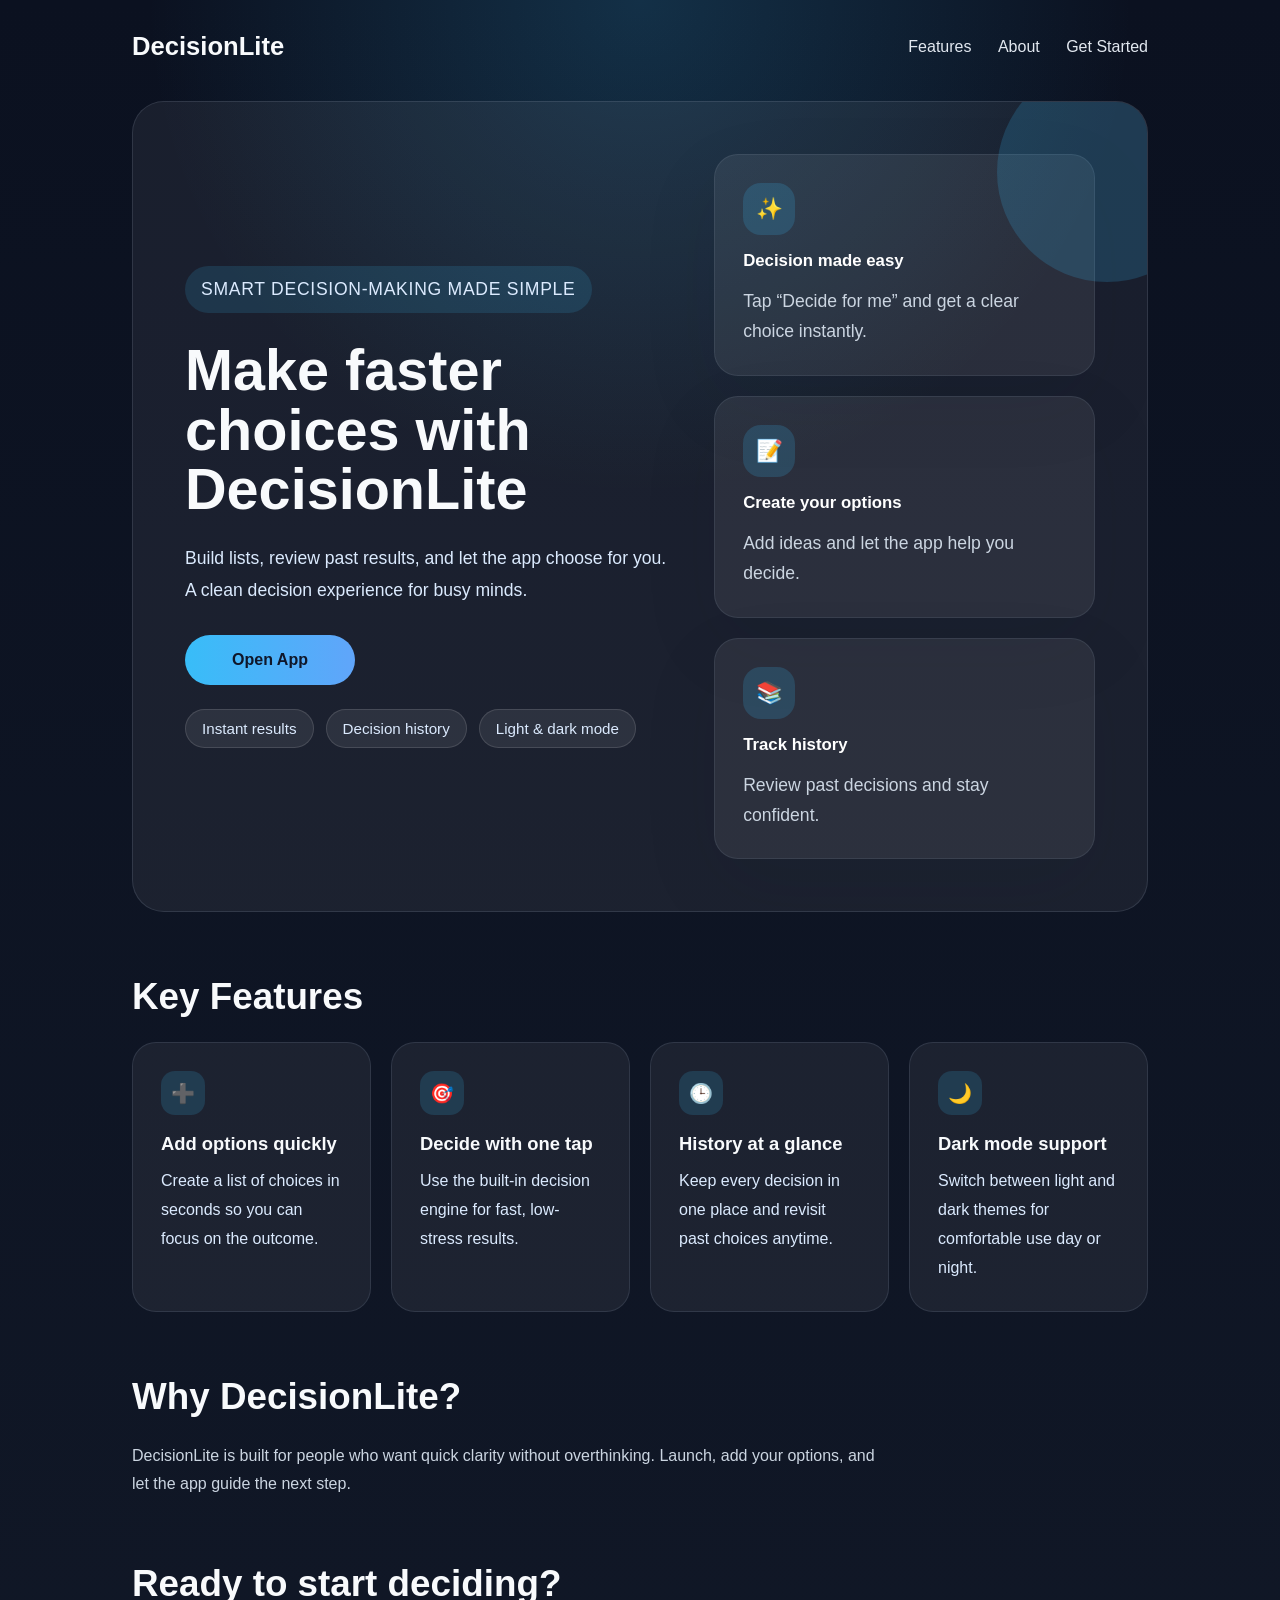
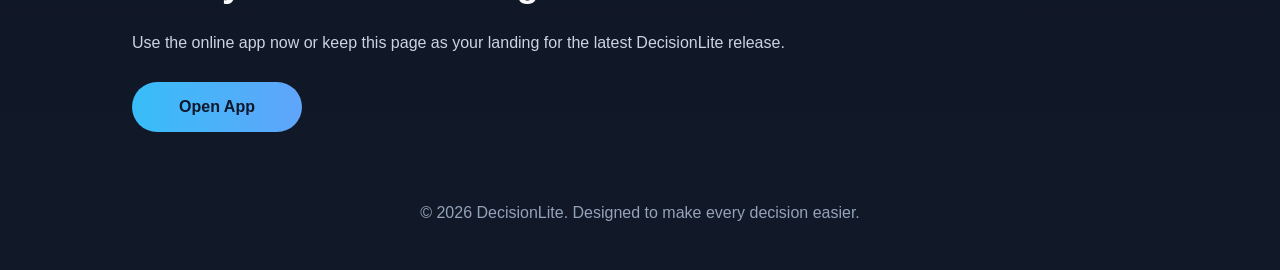
<file: DecisionLite/landing/index.html>
<!DOCTYPE html>
<html lang="en">
<head>
  <meta charset="UTF-8">
  <meta name="viewport" content="width=device-width, initial-scale=1.0">
  <title>DecisionLite</title>
  <link rel="stylesheet" href="style.css">
</head>
<body>
  <div class="container">
    <header class="header">
      <div class="brand">DecisionLite</div>
      <nav>
        <a href="#features">Features</a>
        <a href="#about">About</a>
        <a href="#download">Get Started</a>
      </nav>
    </header>

    <main>
      <section class="hero">
        <div class="hero-copy">
          <p class="eyebrow">Smart decision-making made simple</p>
          <h1>Make faster choices with DecisionLite</h1>
          <p>Build lists, review past results, and let the app choose for you. A clean decision experience for busy minds.</p>
          <div class="hero-actions">
            <a class="button primary" href="https://decisionlite-bb366.web.app/">Open App</a>
          </div>
          <div class="feature-strip">
            <div class="feature-pill">Instant results</div>
            <div class="feature-pill">Decision history</div>
            <div class="feature-pill">Light &amp; dark mode</div>
          </div>
        </div>

        <div class="hero-visual">
          <div class="visual-card top-card">
            <span class="icon">✨</span>
            <strong>Decision made easy</strong>
            <p>Tap “Decide for me” and get a clear choice instantly.</p>
          </div>
          <div class="visual-card middle-card">
            <span class="icon">📝</span>
            <strong>Create your options</strong>
            <p>Add ideas and let the app help you decide.</p>
          </div>
          <div class="visual-card bottom-card">
            <span class="icon">📚</span>
            <strong>Track history</strong>
            <p>Review past decisions and stay confident.</p>
          </div>
        </div>
      </section>

      <section id="features" class="section">
        <h2>Key Features</h2>
        <div class="cards">
          <div class="card">
            <span class="card-icon">➕</span>
            <h3>Add options quickly</h3>
            <p>Create a list of choices in seconds so you can focus on the outcome.</p>
          </div>
          <div class="card">
            <span class="card-icon">🎯</span>
            <h3>Decide with one tap</h3>
            <p>Use the built-in decision engine for fast, low-stress results.</p>
          </div>
          <div class="card">
            <span class="card-icon">🕒</span>
            <h3>History at a glance</h3>
            <p>Keep every decision in one place and revisit past choices anytime.</p>
          </div>
          <div class="card">
            <span class="card-icon">🌙</span>
            <h3>Dark mode support</h3>
            <p>Switch between light and dark themes for comfortable use day or night.</p>
          </div>
        </div>
      </section>

      <section id="about" class="section about">
        <h2>Why DecisionLite?</h2>
        <p>DecisionLite is built for people who want quick clarity without overthinking. Launch, add your options, and let the app guide the next step.</p>
      </section>

      <section id="download" class="section download">
        <h2>Ready to start deciding?</h2>
        <p>Use the online app now or keep this page as your landing for the latest DecisionLite release.</p>
        <div class="button-row">
          <a class="button primary" href="https://decisionlite-bb366.web.app/">Open App</a>
        </div>
      </section>
    </main>

    <footer class="footer">
      <p>© 2026 DecisionLite. Designed to make every decision easier.</p>
    </footer>
  </div>
</body>
</html>
</file>
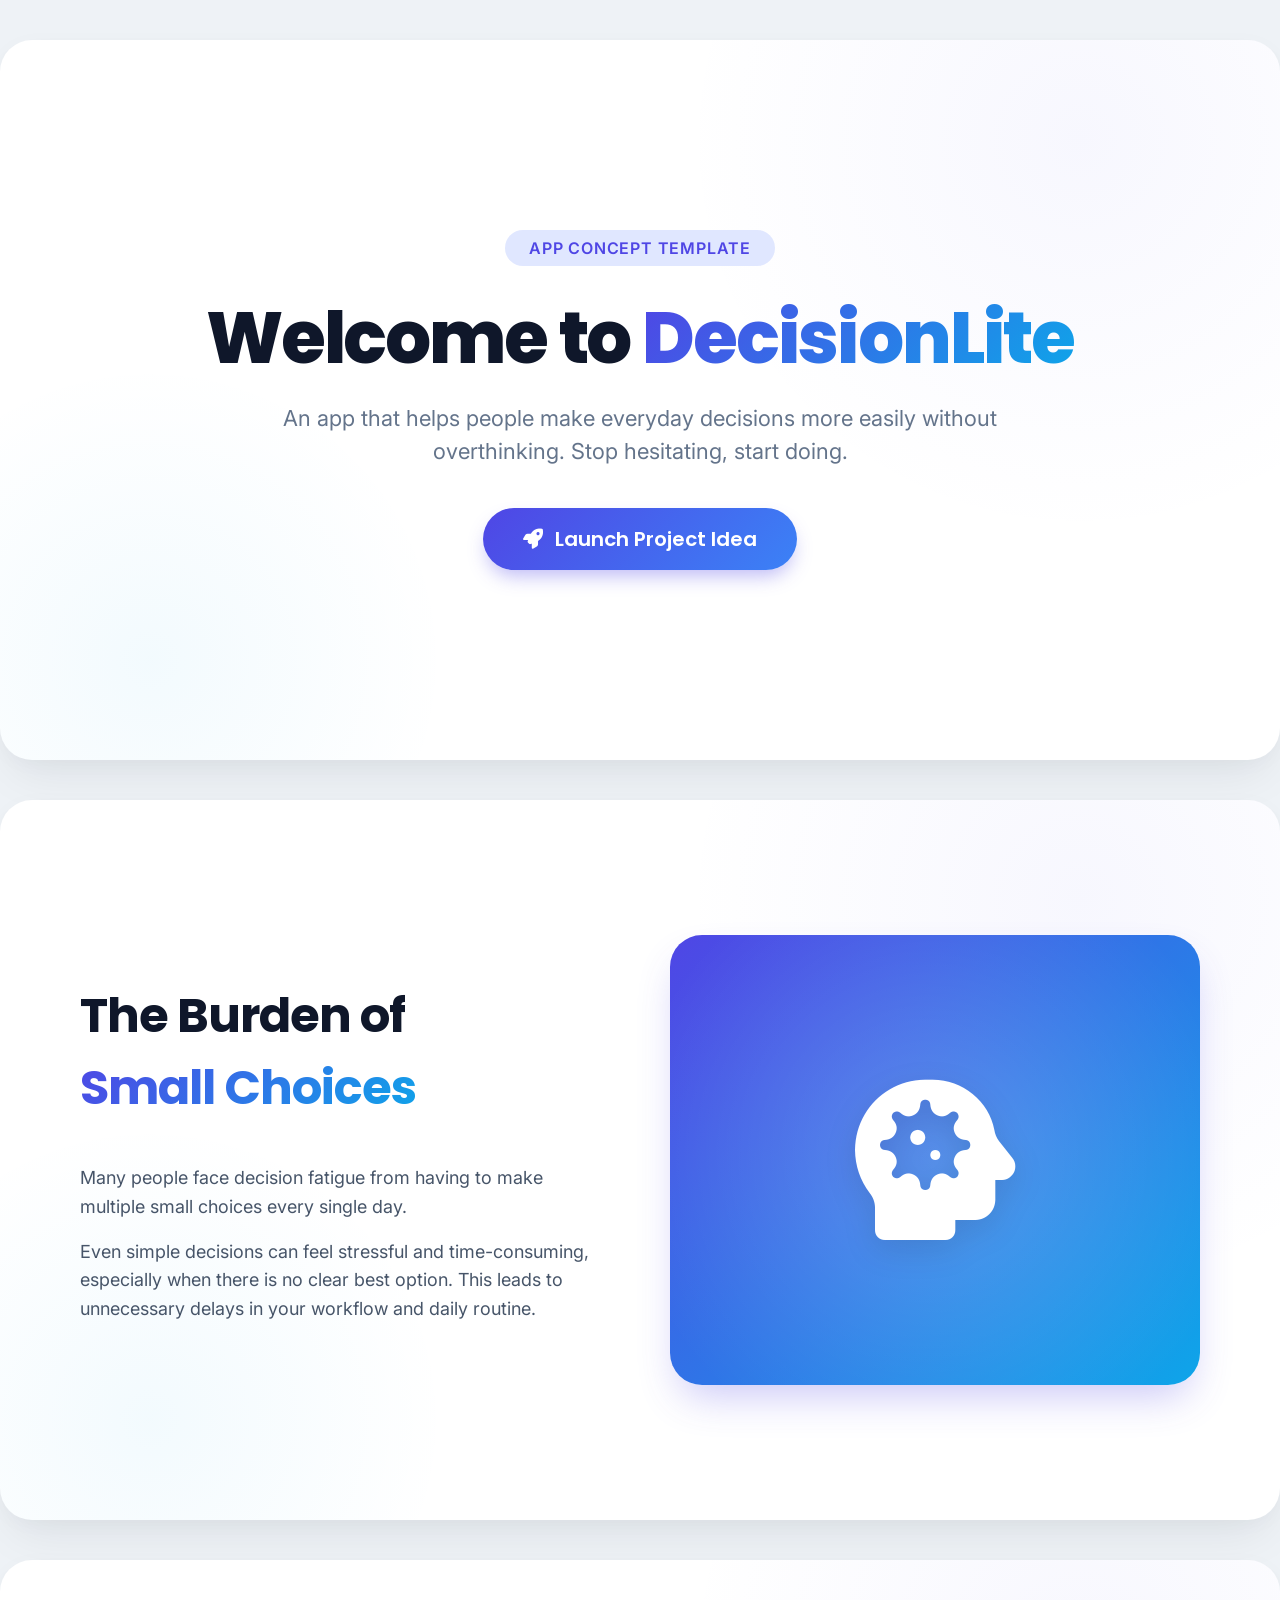
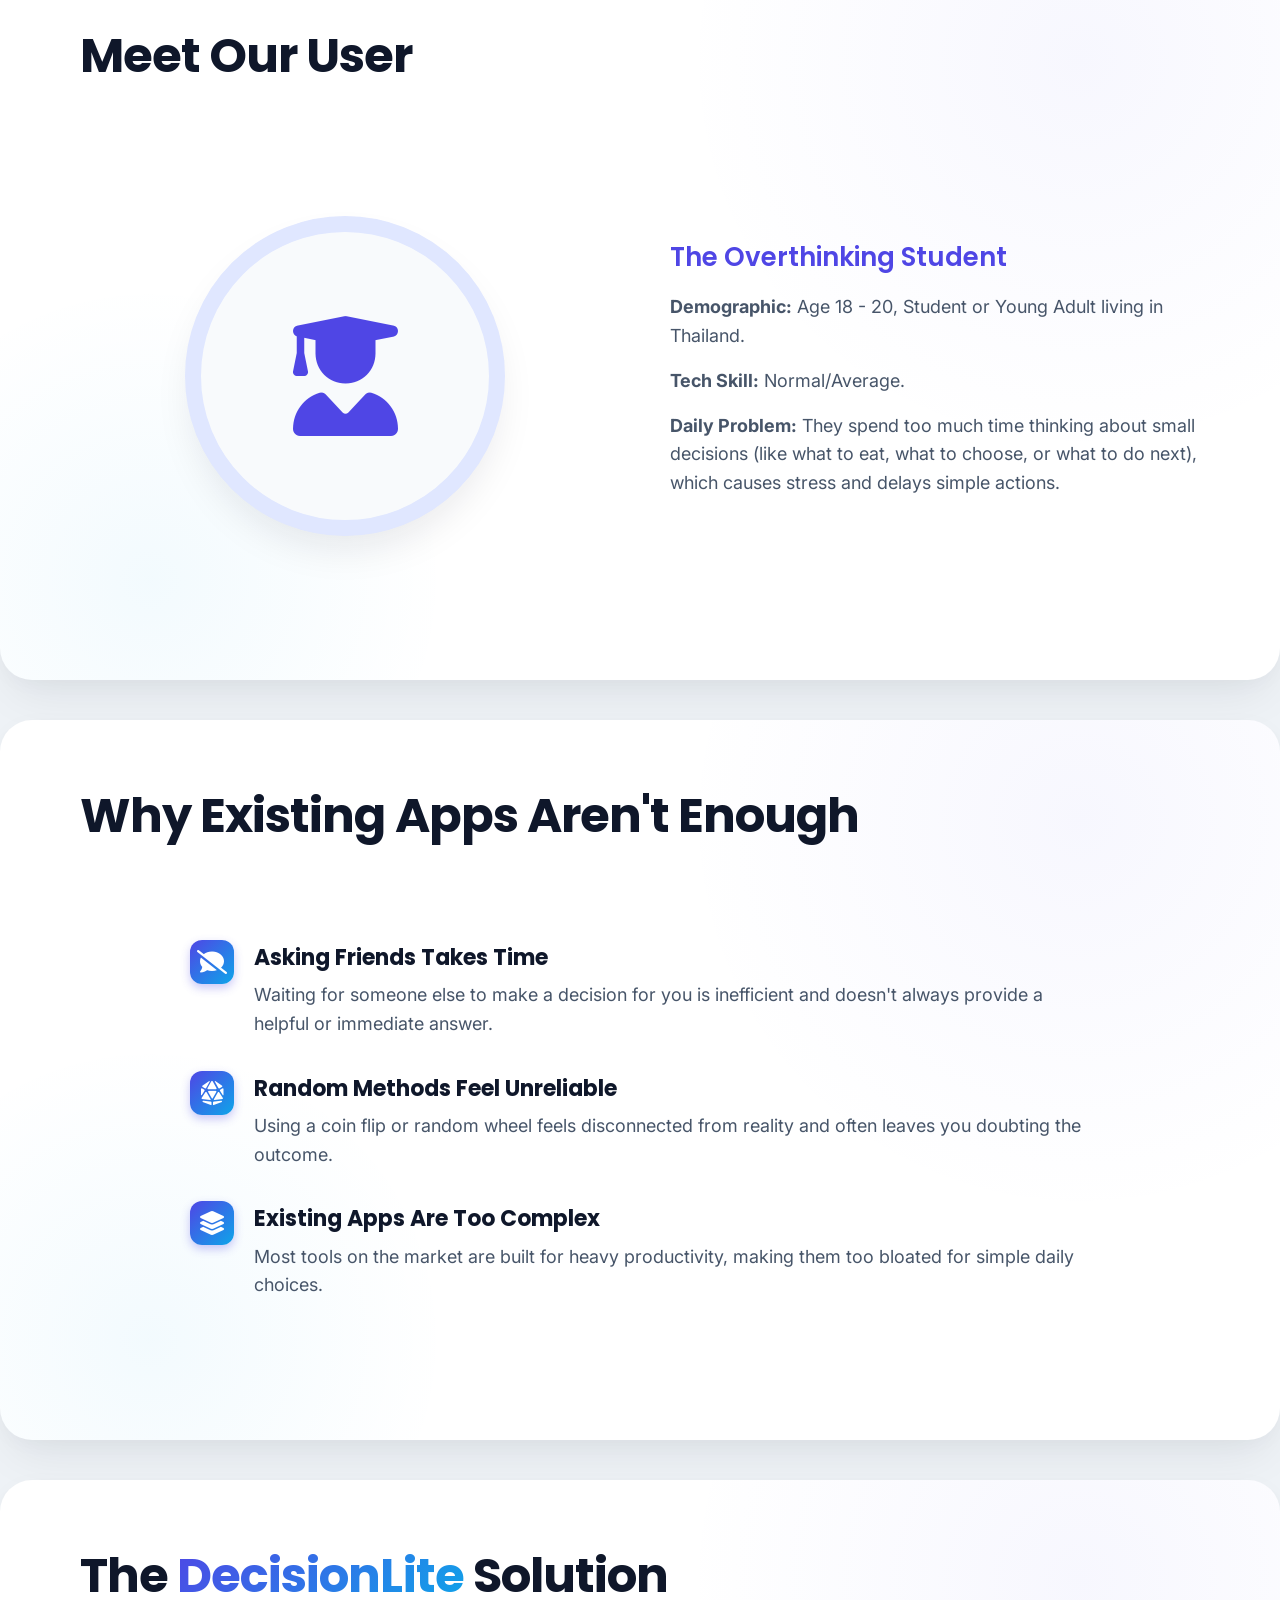
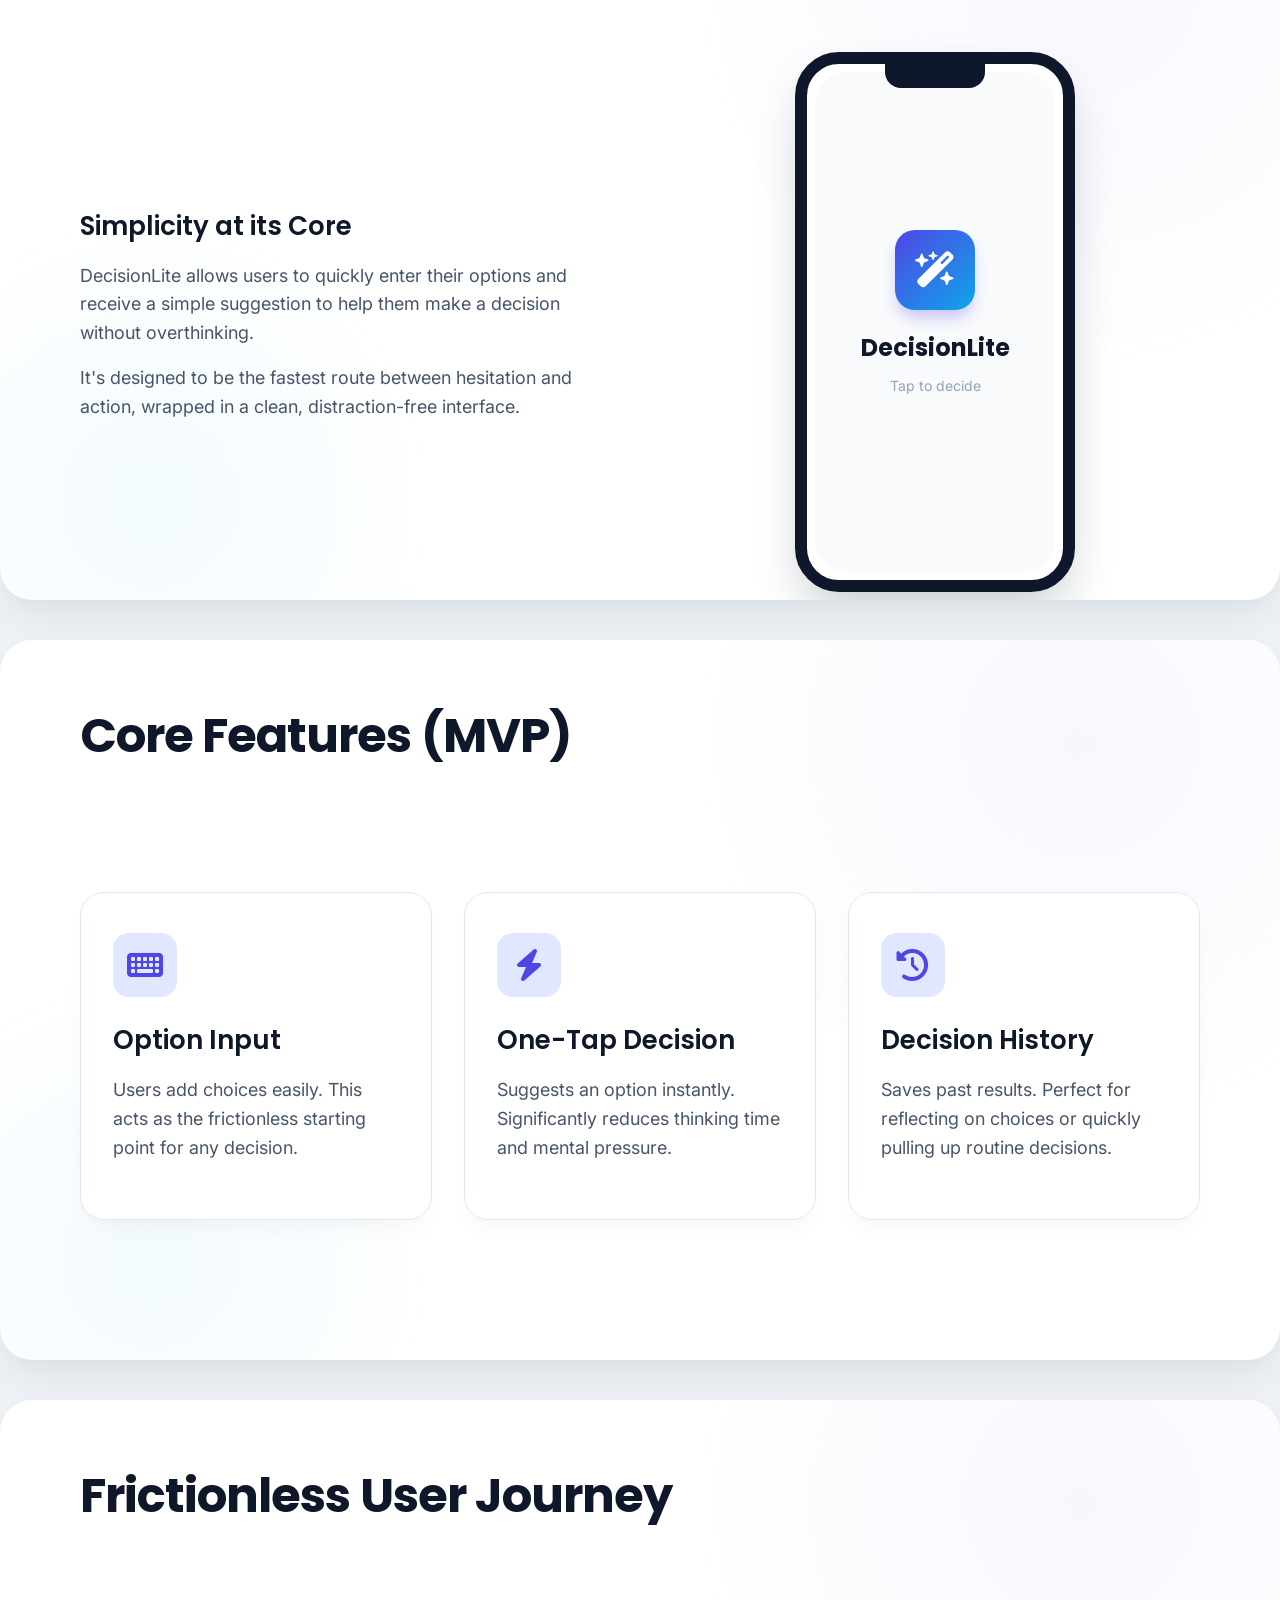
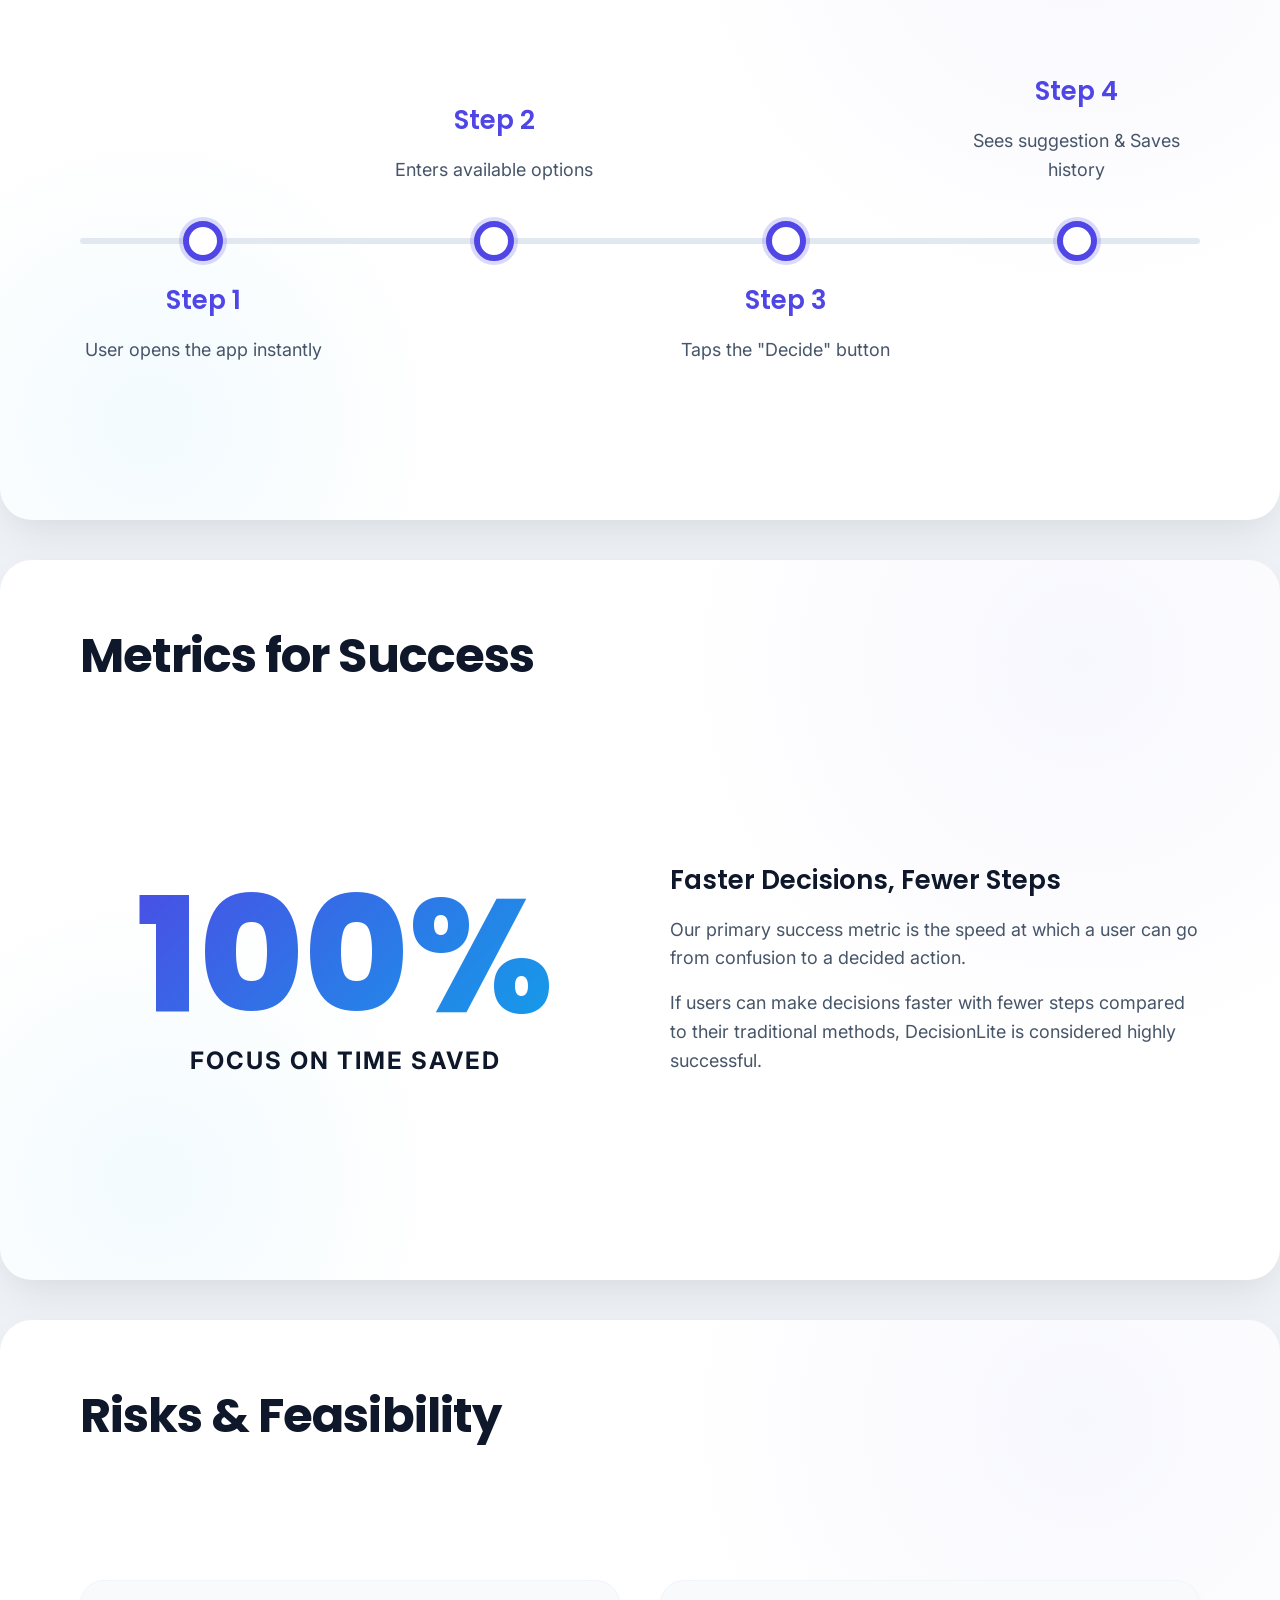
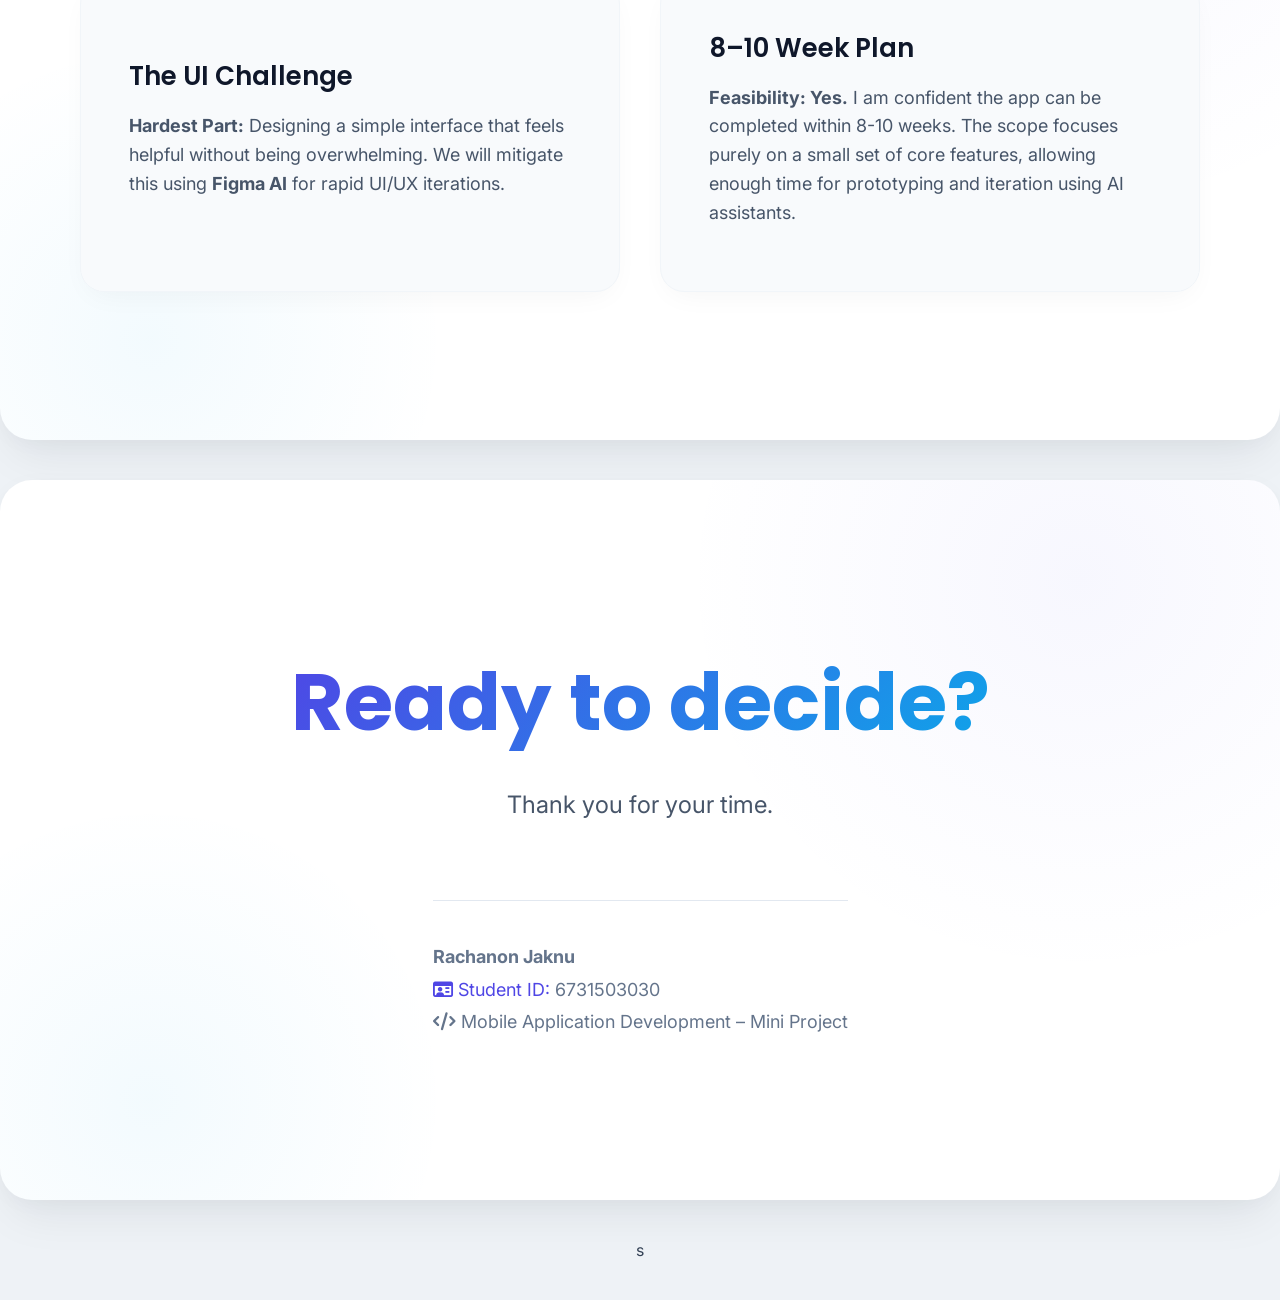
<file: DecisionLite/lib/landing.html>
<!DOCTYPE html>
<html lang="en">
<head>
    <meta charset="UTF-8">
    <meta name="viewport" content="width=device-width, initial-scale=1.0">
    <title>DecisionLite - Landing Page</title>
    <link rel="preconnect" href="https://fonts.googleapis.com">
    <link rel="preconnect" href="https://fonts.gstatic.com" crossorigin>
    <link href="https://fonts.googleapis.com/css2?family=Inter:wght@400;500;600&family=Poppins:wght@500;600;700;800&display=swap" rel="stylesheet">
    <link rel="stylesheet" href="https://cdnjs.cloudflare.com/ajax/libs/font-awesome/6.5.1/css/all.min.css">
    <style>
        /* 1. THE SETUP - Landing Page Aesthetic */
        * {
            box-sizing: border-box;
            margin: 0;
            padding: 0;
        }

        body {
            background-color: #eef2f6;
            display: grid;
            gap: 40px;
            grid-template-columns: 1fr;
            min-height: 100vh;
            padding: 40px 0;
            place-items: center;
            font-family: 'Inter', sans-serif;
            color: #334155;
        }

        p {
            margin-bottom: 16px;
            line-height: 1.6;
        }

        .slide-container {
            align-items: center;
            background-color: #ffffff;
            border-radius: 32px;
            box-shadow: 0 24px 48px -12px rgba(15, 23, 42, 0.08), 0 4px 24px -4px rgba(15, 23, 42, 0.04);
            display: flex;
            flex-direction: column;
            height: 720px;
            justify-content: flex-start;
            overflow: hidden;
            padding: 60px 80px;
            position: relative;
            width: 1280px;
            z-index: 1;
        }

        /* Ambient Glows */
        .slide-container::before {
            content: '';
            position: absolute;
            width: 800px;
            height: 800px;
            background: radial-gradient(circle, rgba(99, 102, 241, 0.05) 0%, rgba(255,255,255,0) 70%);
            top: -300px;
            right: -200px;
            z-index: -1;
            pointer-events: none;
        }

        .slide-container::after {
            content: '';
            position: absolute;
            width: 600px;
            height: 600px;
            background: radial-gradient(circle, rgba(14, 165, 233, 0.05) 0%, rgba(255,255,255,0) 70%);
            bottom: -200px;
            left: -150px;
            z-index: -1;
            pointer-events: none;
        }

        /* 2. CONSISTENT TYPOGRAPHY */
        h1, h2, h3, h4 {
            color: #0f172a;
            font-family: 'Poppins', sans-serif;
            margin: 0;
        }

        h1 {
            font-size: 72px;
            font-weight: 800;
            line-height: 1.1;
            letter-spacing: -0.03em;
        }

        .slide-title {
            font-size: 48px;
            font-weight: 700;
            margin-bottom: 40px;
            text-align: left;
            width: 100%;
            letter-spacing: -0.02em;
        }

        h3 {
            font-size: 26px;
            font-weight: 600;
            margin-bottom: 16px;
        }

        p, li, .subtitle {
            font-size: 18px;
            color: #475569;
        }

        .subtitle {
            font-size: 22px;
            margin: 24px auto 0;
            max-width: 800px;
            line-height: 1.5;
            color: #64748b;
        }

        .gradient-text {
            background: linear-gradient(135deg, #4f46e5 0%, #0ea5e9 100%);
            -webkit-background-clip: text;
            -webkit-text-fill-color: transparent;
            display: inline-block;
        }

        .content-area {
            align-items: center;
            display: flex;
            flex-direction: column;
            flex-grow: 1;
            justify-content: center;
            width: 100%;
        }

        /* 3. LAYOUT DEFINITIONS */

        /* Title Layout */
        .title-layout {
            text-align: center;
            display: flex;
            flex-direction: column;
            align-items: center;
            justify-content: center;
            height: 100%;
            width: 100%;
        }

        .badge-pill {
            background: #e0e7ff;
            color: #4f46e5;
            padding: 8px 24px;
            border-radius: 9999px;
            font-size: 16px;
            font-weight: 600;
            margin-bottom: 32px;
            display: inline-block;
            font-family: 'Inter', sans-serif;
            text-transform: uppercase;
            letter-spacing: 0.05em;
        }

        .action-button {
            margin-top: 40px;
            background: linear-gradient(135deg, #4f46e5 0%, #3b82f6 100%);
            color: #fff;
            padding: 16px 40px;
            border-radius: 9999px;
            font-size: 20px;
            font-weight: 600;
            font-family: 'Poppins', sans-serif;
            box-shadow: 0 10px 20px -5px rgba(79, 70, 229, 0.4);
            display: inline-flex;
            align-items: center;
            gap: 12px;
            cursor: pointer;
            transition: transform 0.2s;
        }
        
        .action-button:hover {
            transform: translateY(-2px);
        }

        /* Two Column Layouts */
        .two-column {
            display: grid;
            grid-template-columns: 1fr 1fr;
            gap: 60px;
            width: 100%;
            align-items: center;
        }

        .two-column.tiled {
            align-items: stretch;
            gap: 40px;
        }

        .two-column.tiled > div {
            background: #f8fafc;
            border: 1px solid #f1f5f9;
            border-radius: 24px;
            padding: 48px;
            box-shadow: 0 10px 30px -10px rgba(15, 23, 42, 0.05);
            display: flex;
            flex-direction: column;
            justify-content: center;
        }

        /* Graphic Panel (Replaces Image) */
        .graphic-panel {
            background: linear-gradient(135deg, #4f46e5 0%, #0ea5e9 100%);
            border-radius: 32px;
            height: 450px;
            width: 100%;
            display: flex;
            align-items: center;
            justify-content: center;
            box-shadow: 0 20px 40px -10px rgba(79, 70, 229, 0.3);
            position: relative;
            overflow: hidden;
        }

        .graphic-panel::after {
            content: '';
            position: absolute;
            width: 150%;
            height: 150%;
            background: radial-gradient(circle, rgba(255,255,255,0.2) 0%, rgba(255,255,255,0) 60%);
            top: -25%;
            left: -25%;
        }

        .graphic-panel i {
            font-size: 160px;
            color: #ffffff;
            z-index: 2;
            filter: drop-shadow(0 10px 15px rgba(0,0,0,0.1));
        }

        /* Avatar Circle (Replaces Persona Image) */
        .avatar-circle {
            width: 320px;
            height: 320px;
            border-radius: 50%;
            background: #f8fafc;
            border: 16px solid #e0e7ff;
            display: flex;
            align-items: center;
            justify-content: center;
            font-size: 120px;
            color: #4f46e5;
            margin: 0 auto;
            box-shadow: 0 20px 40px -10px rgba(15, 23, 42, 0.1);
        }

        /* CSS Phone Mockup (Replaces App Screen Image) */
        .css-phone-mockup {
            width: 280px;
            height: 540px;
            background: #ffffff;
            border: 12px solid #0f172a;
            border-radius: 44px;
            margin: 0 auto;
            position: relative;
            box-shadow: 0 25px 50px -12px rgba(15, 23, 42, 0.25);
            display: flex;
            flex-direction: column;
            padding: 8px;
        }

        .css-phone-mockup::before {
            content: '';
            position: absolute;
            top: 0;
            left: 50%;
            transform: translateX(-50%);
            width: 100px;
            height: 24px;
            background: #0f172a;
            border-bottom-left-radius: 16px;
            border-bottom-right-radius: 16px;
            z-index: 10;
        }

        .css-phone-mockup .screen {
            background: #f8fafc;
            width: 100%;
            height: 100%;
            border-radius: 32px;
            display: flex;
            flex-direction: column;
            align-items: center;
            justify-content: center;
            position: relative;
            overflow: hidden;
        }

        .app-logo {
            width: 80px;
            height: 80px;
            background: linear-gradient(135deg, #4f46e5 0%, #0ea5e9 100%);
            border-radius: 20px;
            display: flex;
            align-items: center;
            justify-content: center;
            color: white;
            font-size: 36px;
            margin-bottom: 20px;
            box-shadow: 0 10px 15px -3px rgba(79, 70, 229, 0.3);
        }

        .app-name {
            font-family: 'Poppins', sans-serif;
            font-size: 24px;
            font-weight: 700;
            color: #0f172a;
        }

        /* Tiled Text With Icons */
        .tiled-content {
            display: flex;
            gap: 32px;
            width: 100%;
            align-items: stretch;
        }

        .tile {
            flex: 1;
            background: #ffffff;
            border: 1px solid #e2e8f0;
            border-radius: 24px;
            padding: 40px 32px;
            text-align: left;
            box-shadow: 0 12px 24px -8px rgba(15, 23, 42, 0.05);
            display: flex;
            flex-direction: column;
        }

        .tile .icon {
            color: #4f46e5;
            font-size: 32px;
            margin-bottom: 24px;
            background: #e0e7ff;
            width: 64px;
            height: 64px;
            display: flex;
            align-items: center;
            justify-content: center;
            border-radius: 16px;
        }

        /* Bullet Points */
        .bullet-list {
            width: 100%;
            max-width: 900px;
        }

        .bullet-list ul {
            list-style: none;
        }

        .bullet-list li {
            position: relative;
            padding-left: 64px;
            margin-bottom: 32px;
            font-size: 18px;
            line-height: 1.6;
        }

        .bullet-list i {
            position: absolute;
            left: 0;
            top: 0;
            font-size: 24px;
            color: #fff;
            background: linear-gradient(135deg, #4f46e5 0%, #0ea5e9 100%);
            width: 44px;
            height: 44px;
            display: flex;
            align-items: center;
            justify-content: center;
            border-radius: 12px;
            box-shadow: 0 4px 10px rgba(79, 70, 229, 0.3);
        }

        .bullet-list strong {
            color: #0f172a;
            font-family: 'Poppins', sans-serif;
            font-size: 22px;
            display: block;
            margin-bottom: 6px;
        }

        /* Timeline Layout */
        .timeline-layout {
            display: flex;
            width: 100%;
            justify-content: space-between;
            align-items: stretch;
            position: relative;
            height: 250px;
            margin-top: 50px;
        }

        .timeline-layout .timeline-line {
            position: absolute;
            top: 50%;
            left: 0;
            width: 100%;
            height: 6px;
            background: #e2e8f0;
            z-index: 0;
            transform: translateY(-50%);
            border-radius: 3px;
        }

        .timeline-item {
            width: 22%;
            position: relative;
            text-align: center;
        }

        .timeline-item::after {
            content: '';
            position: absolute;
            top: 50%;
            left: 50%;
            transform: translate(-50%, -50%);
            width: 28px;
            height: 28px;
            background: #ffffff;
            border: 6px solid #4f46e5;
            border-radius: 50%;
            z-index: 1;
            box-shadow: 0 0 0 4px rgba(79, 70, 229, 0.2);
        }

        .timeline-item .content-wrapper {
            position: absolute;
            width: 100%;
            left: 0;
        }

        .timeline-item:nth-child(odd) .content-wrapper {
            bottom: 50%;
            margin-bottom: 40px;
        }

        .timeline-item:nth-child(even) .content-wrapper {
            top: 50%;
            margin-top: 40px;
        }

        /* Highlighted Numbers */
        .highlight-numbers-layout {
            align-items: center;
        }

        .highlight-numbers-layout > div:first-child {
            flex: 0 0 45%;
            text-align: center;
        }

        .highlight-numbers-layout .number {
            font-size: 160px;
            font-weight: 800;
            line-height: 1;
            font-family: 'Poppins', sans-serif;
            background: linear-gradient(135deg, #4f46e5 0%, #0ea5e9 100%);
            -webkit-background-clip: text;
            -webkit-text-fill-color: transparent;
            margin-bottom: 10px;
        }

        .highlight-numbers-layout .number-label {
            font-size: 24px;
            font-weight: 700;
            color: #0f172a;
            text-transform: uppercase;
            letter-spacing: 2px;
        }

        /* Q&A Layout */
        .qa-layout {
            text-align: center;
            width: 100%;
        }

        .qa-layout h2 {
            font-size: 80px;
            margin-bottom: 24px;
        }

        .qa-layout .contact-info {
            margin-top: 60px;
            padding-top: 40px;
            border-top: 1px solid #e2e8f0;
            color: #64748b;
            font-size: 18px;
            line-height: 1.8;
            display: inline-block;
            text-align: left;
        }

    </style>
</head>
<body>

<div class="slide-container" id="slide1">
    <div class="title-layout">
        <div class="badge-pill">App Concept Template</div>
        <h1>Welcome to <span class="gradient-text">DecisionLite</span></h1>
        <p class="subtitle">An app that helps people make everyday decisions more easily without overthinking. Stop hesitating, start doing.</p>
        <div class="action-button">
            <i class="fa-solid fa-rocket"></i> Launch Project Idea
        </div>
    </div>
</div>

<div class="slide-container" id="slide2">
    <div class="content-area">
        <div class="two-column">
            <div>
                <h2 class="slide-title">The Burden of<br><span class="gradient-text">Small Choices</span></h2>
                <p>Many people face decision fatigue from having to make multiple small choices every single day.</p>
                <p>Even simple decisions can feel stressful and time-consuming, especially when there is no clear best option. This leads to unnecessary delays in your workflow and daily routine.</p>
            </div>
            <div class="graphic-panel">
                <i class="fa-solid fa-head-side-virus"></i>
            </div>
        </div>
    </div>
</div>

<div class="slide-container" id="slide3">
    <h2 class="slide-title">Meet Our User</h2>
    <div class="content-area">
        <div class="two-column">
            <div>
                <div class="avatar-circle">
                    <i class="fa-solid fa-user-graduate"></i>
                </div>
            </div>
            <div>
                <h3 style="color: #4f46e5;">The Overthinking Student</h3>
                <p><strong>Demographic:</strong> Age 18 - 20, Student or Young Adult living in Thailand.</p>
                <p><strong>Tech Skill:</strong> Normal/Average.</p>
                <p><strong>Daily Problem:</strong> They spend too much time thinking about small decisions (like what to eat, what to choose, or what to do next), which causes stress and delays simple actions.</p>
            </div>
        </div>
    </div>
</div>

<div class="slide-container" id="slide4">
    <h2 class="slide-title">Why Existing Apps Aren't Enough</h2>
    <div class="content-area">
        <div class="bullet-list">
            <ul>
                <li>
                    <i class="fa-solid fa-comment-slash"></i>
                    <strong>Asking Friends Takes Time</strong>
                    Waiting for someone else to make a decision for you is inefficient and doesn't always provide a helpful or immediate answer.
                </li>
                <li>
                    <i class="fa-solid fa-dice-d20"></i>
                    <strong>Random Methods Feel Unreliable</strong>
                    Using a coin flip or random wheel feels disconnected from reality and often leaves you doubting the outcome.
                </li>
                <li>
                    <i class="fa-solid fa-layer-group"></i>
                    <strong>Existing Apps Are Too Complex</strong>
                    Most tools on the market are built for heavy productivity, making them too bloated for simple daily choices.
                </li>
            </ul>
        </div>
    </div>
</div>

<div class="slide-container" id="slide5">
    <h2 class="slide-title">The <span class="gradient-text">DecisionLite</span> Solution</h2>
    <div class="content-area">
        <div class="two-column">
            <div>
                <h3>Simplicity at its Core</h3>
                <p>DecisionLite allows users to quickly enter their options and receive a simple suggestion to help them make a decision without overthinking.</p>
                <p>It's designed to be the fastest route between hesitation and action, wrapped in a clean, distraction-free interface.</p>
            </div>
            <div>
                <div class="css-phone-mockup">
                    <div class="screen">
                        <div class="app-logo">
                            <i class="fa-solid fa-wand-magic-sparkles"></i>
                        </div>
                        <div class="app-name">DecisionLite</div>
                        <p style="font-size: 14px; color: #94a3b8; margin-top: 10px;">Tap to decide</p>
                    </div>
                </div>
            </div>
        </div>
    </div>
</div>

<div class="slide-container" id="slide6">
    <h2 class="slide-title">Core Features (MVP)</h2>
    <div class="content-area">
        <div class="tiled-content">
            <div class="tile">
                <div class="icon"><i class="fa-solid fa-keyboard"></i></div>
                <h3>Option Input</h3>
                <p>Users add choices easily. This acts as the frictionless starting point for any decision.</p>
            </div>
            <div class="tile">
                <div class="icon"><i class="fa-solid fa-bolt"></i></div>
                <h3>One-Tap Decision</h3>
                <p>Suggests an option instantly. Significantly reduces thinking time and mental pressure.</p>
            </div>
            <div class="tile">
                <div class="icon"><i class="fa-solid fa-clock-rotate-left"></i></div>
                <h3>Decision History</h3>
                <p>Saves past results. Perfect for reflecting on choices or quickly pulling up routine decisions.</p>
            </div>
        </div>
    </div>
</div>

<div class="slide-container" id="slide7">
    <h2 class="slide-title">Frictionless User Journey</h2>
    <div class="content-area">
        <div class="timeline-layout">
            <div class="timeline-line"></div>
            <div class="timeline-item">
                <div class="content-wrapper">
                    <h3 style="color: #4f46e5;">Step 1</h3>
                    <p>User opens the app instantly</p>
                </div>
            </div>
            <div class="timeline-item">
                <div class="content-wrapper">
                    <h3 style="color: #4f46e5;">Step 2</h3>
                    <p>Enters available options</p>
                </div>
            </div>
            <div class="timeline-item">
                <div class="content-wrapper">
                    <h3 style="color: #4f46e5;">Step 3</h3>
                    <p>Taps the "Decide" button</p>
                </div>
            </div>
            <div class="timeline-item">
                <div class="content-wrapper">
                    <h3 style="color: #4f46e5;">Step 4</h3>
                    <p>Sees suggestion & Saves history</p>
                </div>
            </div>
        </div>
    </div>
</div>

<div class="slide-container" id="slide8">
    <h2 class="slide-title">Metrics for Success</h2>
    <div class="content-area">
        <div class="two-column highlight-numbers-layout">
            <div>
                <div class="number">100%</div>
                <div class="number-label">Focus on Time Saved</div>
            </div>
            <div>
                <h3>Faster Decisions, Fewer Steps</h3>
                <p>Our primary success metric is the speed at which a user can go from confusion to a decided action.</p>
                <p>If users can make decisions faster with fewer steps compared to their traditional methods, DecisionLite is considered highly successful.</p>
            </div>
        </div>
    </div>
</div>

<div class="slide-container" id="slide9">
    <h2 class="slide-title">Risks & Feasibility</h2>
    <div class="content-area">
        <div class="two-column tiled">
            <div>
                <h3>The UI Challenge</h3>
                <p><strong>Hardest Part:</strong> Designing a simple interface that feels helpful without being overwhelming. We will mitigate this using <strong>Figma AI</strong> for rapid UI/UX iterations.</p>
            </div>
            <div>
                <h3>8–10 Week Plan</h3>
                <p><strong>Feasibility: Yes.</strong> I am confident the app can be completed within 8-10 weeks. The scope focuses purely on a small set of core features, allowing enough time for prototyping and iteration using AI assistants.</p>
            </div>
        </div>
    </div>
</div>

<div class="slide-container" id="slide10">
    <div class="content-area">
        <div class="qa-layout">
            <h2><span class="gradient-text">Ready to decide?</span></h2>
            <p style="font-size: 24px; color: #475569;">Thank you for your time.</p>
            <div class="contact-info">
                <strong>Rachanon Jaknu</strong><br>
                <span style="color: #4f46e5;"><i class="fa-regular fa-id-card"></i> Student ID:</span> 6731503030<br>
                <i class="fa-solid fa-code"></i> Mobile Application Development – Mini Project
            </div>
        </div>
    </div>
</div>

</body>
</html>s
</file>
<file: DecisionLite/landing/style.css>
* {
  box-sizing: border-box;
}

body {
  margin: 0;
  font-family: "Inter", "Segoe UI", sans-serif;
  background: radial-gradient(circle at top, rgba(56, 189, 248, 0.18), transparent 25%),
    linear-gradient(180deg, #0b1120 0%, #111827 100%);
  color: #f8fafc;
}

.container {
  max-width: 1080px;
  margin: 0 auto;
  padding: 32px;
}

.header {
  display: flex;
  justify-content: space-between;
  align-items: center;
  gap: 16px;
  margin-bottom: 40px;
}

.brand {
  font-size: 1.6rem;
  font-weight: 700;
}

nav a {
  color: #e2e8f0;
  text-decoration: none;
  margin-left: 22px;
  transition: color 0.2s ease;
}

nav a:hover {
  color: #7dd3fc;
}

.hero {
  display: grid;
  grid-template-columns: 1.3fr 1fr;
  gap: 34px;
  align-items: center;
  padding: 52px;
  background: rgba(255, 255, 255, 0.06);
  border: 1px solid rgba(148, 163, 184, 0.18);
  border-radius: 32px;
  position: relative;
  overflow: hidden;
}

.hero::before {
  content: "";
  position: absolute;
  width: 220px;
  height: 220px;
  border-radius: 50%;
  background: rgba(56, 189, 248, 0.18);
  top: -40px;
  right: -70px;
}

.eyebrow {
  display: inline-block;
  margin: 0 0 16px;
  padding: 8px 16px;
  background: rgba(56, 189, 248, 0.14);
  border-radius: 999px;
  color: #7dd3fc;
  font-size: 0.95rem;
  letter-spacing: 0.04em;
  text-transform: uppercase;
}

.hero h1 {
  font-size: clamp(2.8rem, 4.5vw, 4.6rem);
  margin: 0 0 24px;
  line-height: 1.03;
}

.hero p {
  margin: 0 0 28px;
  max-width: 620px;
  color: #dbeafe;
  font-size: 1.1rem;
  line-height: 1.8;
}

.hero-actions {
  display: flex;
  flex-wrap: wrap;
  gap: 16px;
  align-items: center;
  margin-bottom: 24px;
}

.button,
.button.secondary {
  display: inline-flex;
  align-items: center;
  justify-content: center;
  padding: 16px 32px;
  border-radius: 999px;
  text-decoration: none;
  font-weight: 700;
  min-width: 170px;
  transition: transform 0.2s ease, background 0.2s ease;
}

.button {
  background: linear-gradient(90deg, #38bdf8 0%, #60a5fa 100%);
  color: #0f172a;
}

.button.secondary {
  background: rgba(255, 255, 255, 0.08);
  color: #f8fafc;
  border: 1px solid rgba(255, 255, 255, 0.14);
}

.button:hover,
.button.secondary:hover {
  transform: translateY(-2px);
}

.feature-strip {
  display: flex;
  flex-wrap: wrap;
  gap: 12px;
  margin-top: 8px;
}

.feature-pill {
  background: rgba(255, 255, 255, 0.08);
  border: 1px solid rgba(255, 255, 255, 0.12);
  padding: 10px 16px;
  border-radius: 999px;
  font-size: 0.95rem;
  color: #dbeafe;
}

.hero-visual {
  display: grid;
  gap: 20px;
  min-height: 420px;
}

.visual-card {
  background: rgba(255, 255, 255, 0.07);
  border: 1px solid rgba(148, 163, 184, 0.14);
  border-radius: 24px;
  padding: 28px;
  display: flex;
  flex-direction: column;
  gap: 16px;
  box-shadow: 0 28px 80px rgba(15, 23, 42, 0.08);
}

.visual-card .icon {
  width: 52px;
  height: 52px;
  display: inline-flex;
  align-items: center;
  justify-content: center;
  border-radius: 18px;
  background: rgba(56, 189, 248, 0.18);
  color: #38bdf8;
  font-size: 1.35rem;
}

.visual-card strong {
  display: block;
  color: #ffffff;
  font-size: 1.05rem;
}

.visual-card p {
  margin: 0;
  color: #cbd5e1;
  line-height: 1.7;
}

.section {
  margin-top: 64px;
}

.section h2 {
  margin-bottom: 24px;
  font-size: 2.3rem;
}

.cards {
  display: grid;
  gap: 20px;
  grid-template-columns: repeat(auto-fit, minmax(220px, 1fr));
}

.card {
  background: rgba(255, 255, 255, 0.06);
  border: 1px solid rgba(148, 163, 184, 0.16);
  border-radius: 24px;
  padding: 28px;
  transition: transform 0.2s ease, border-color 0.2s ease;
}

.card:hover {
  transform: translateY(-3px);
  border-color: rgba(56, 189, 248, 0.28);
}

.card-icon {
  display: inline-flex;
  align-items: center;
  justify-content: center;
  width: 44px;
  height: 44px;
  border-radius: 14px;
  margin-bottom: 18px;
  background: rgba(56, 189, 248, 0.16);
  color: #7dd3fc;
  font-size: 1.2rem;
}

.card h3 {
  margin: 0 0 12px;
  font-size: 1.15rem;
}

.card p {
  margin: 0;
  color: #dbeafe;
  line-height: 1.8;
}

.about p,
.download p {
  max-width: 760px;
  line-height: 1.8;
  color: #cbd5e1;
}

.button-row {
  display: flex;
  flex-wrap: wrap;
  gap: 16px;
  margin-top: 24px;
}

.footer {
  margin-top: 72px;
  text-align: center;
  color: #94a3b8;
}

@media (max-width: 980px) {
  .hero {
    grid-template-columns: 1fr;
  }
}

@media (max-width: 640px) {
  .container {
    padding: 24px;
  }

  .header {
    flex-direction: column;
    align-items: flex-start;
  }

  .hero {
    padding: 32px;
  }

  .hero h1 {
    font-size: 2.8rem;
  }
}
</file>
